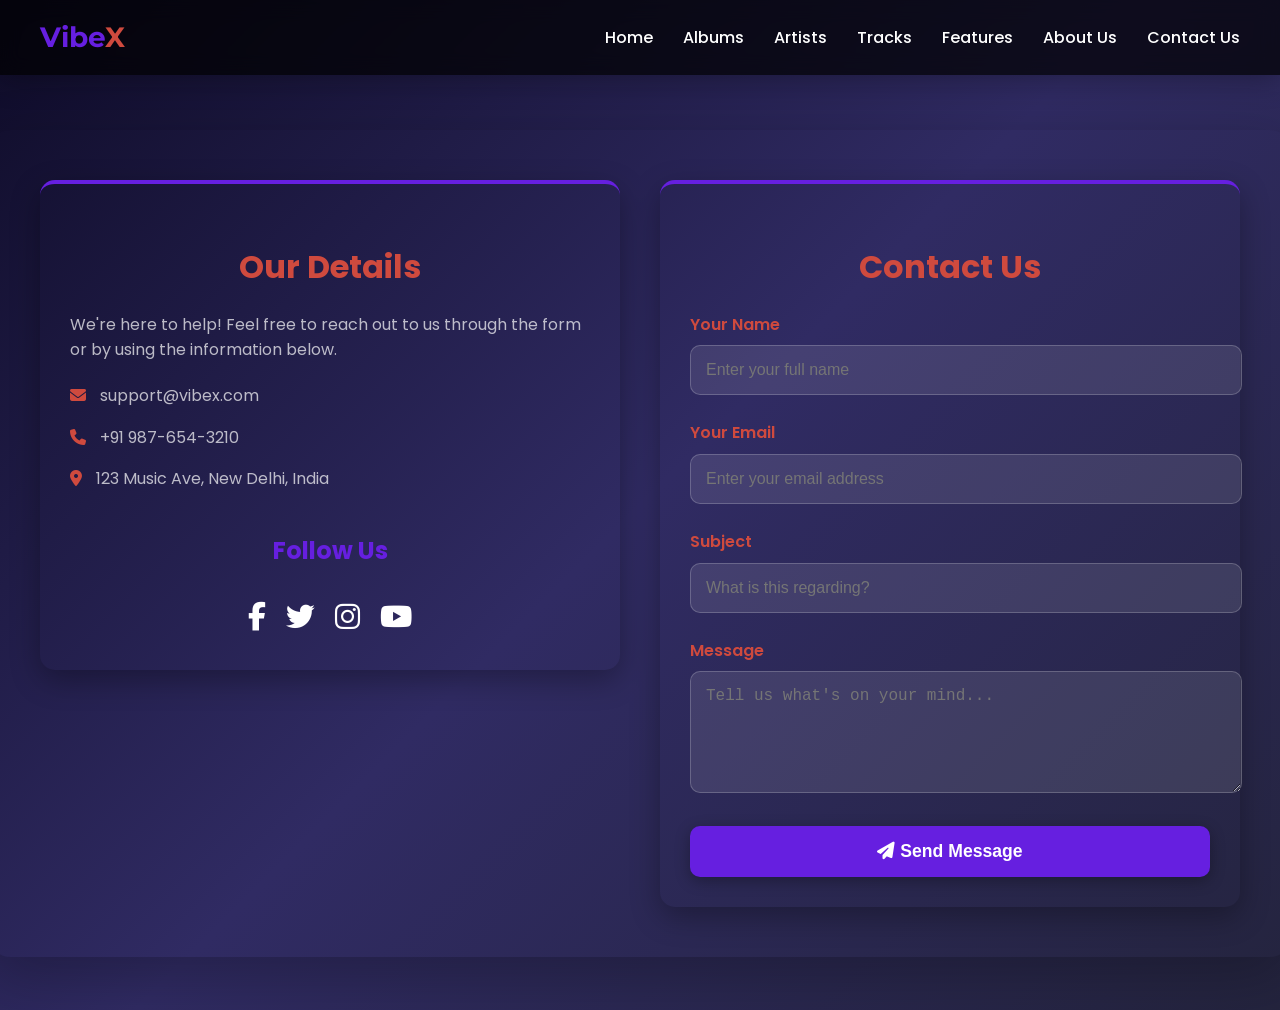
<file: HTML/contact.html>
<!DOCTYPE html>
<html lang="en">
<head>
    <meta charset="UTF-8">
    <meta name="viewport" content="width=device-width, initial-scale=1.0">
    <title>VibeX - Contact</title>
    <link rel="stylesheet" href="../css/contact.css">
    <link rel="preconnect" href="https://fonts.googleapis.com">
    <link rel="preconnect" href="https://fonts.gstatic.com" crossorigin>
    <link href="https://fonts.googleapis.com/css2?family=Poppins:wght@400;600;700&display=swap" rel="stylesheet">
    <link href="https://fonts.googleapis.com/css2?family=Montserrat:wght@700&display=swap" rel="stylesheet">
    <link rel="stylesheet" href="https://cdnjs.cloudflare.com/ajax/libs/font-awesome/6.5.0/css/all.min.css">
   
</head>
<body>
    <header>
        <div class="container">
            <div class="header-content">
                <div class="logo">Vibe<span>X</span></div>
                <nav>
                    <!-- <ul>
                        <li><a href="landing.html">Home</a></li>
                        <li><a href="landing.html">Albums</a></li>
                        <li><a href="landing.html">Artists</a></li>
                        <li><a href="landing.html">Tracks</a></li>
                        <li><a href="landing.html">Features</a></li>
                        <li><a href="about.html">About Us</a></li>
                        <li><a href="contact.html">Contact</a></li>
                    </ul> -->

                    <ul>
                        <li><a href="index.html">Home</a></li>
                        <li><a href="albums.html">Albums</a></li>
                        <li><a href="artists.html">Artists</a></li>
                        <li><a href="#tracks">Tracks</a></li>
                        <li><a href="#features">Features</a></li>
                        <li><a href="about.html">About Us</a></li>
                        <li><a href="contact.html">Contact Us</a></li>
                    </ul>
                </nav>
                <!-- <div class="auth-buttons">
                    <a href="login.html">Login</a>
                    <a href="signup.html" class="signup">Sign Up</a>
                </div> -->
                
            </div>
        </div>
    </header>

    <div class="main-content animated-element">
        <div class="column">
            <h2 class="column-title">Our Details</h2>
            <p>We're here to help! Feel free to reach out to us through the form or by using the information below.</p>
            <p style="margin-top: 20px;"><i class="fas fa-envelope" style="color: var(--secondary-color); margin-right: 10px;"></i> support@vibex.com</p>
            <p><i class="fas fa-phone" style="color: var(--secondary-color); margin-right: 10px;"></i> +91 987-654-3210</p>
            <p><i class="fas fa-map-marker-alt" style="color: var(--secondary-color); margin-right: 10px;"></i> 123 Music Ave, New Delhi, India</p>

            <h3 style="color: var(--primary-color); font-size: 1.5rem; margin-top: 40px; text-align: center;">Follow Us</h3>
            <div style="display: flex; justify-content: center; gap: 20px; margin-top: 20px;">
                <a href="#" style="color: var(--text-color); font-size: 1.8rem; transition: color 0.3s;"><i class="fab fa-facebook-f"></i></a>
                <a href="#" style="color: var(--text-color); font-size: 1.8rem; transition: color 0.3s;"><i class="fab fa-twitter"></i></a>
                <a href="#" style="color: var(--text-color); font-size: 1.8rem; transition: color 0.3s;"><i class="fab fa-instagram"></i></a>
                <a href="#" style="color: var(--text-color); font-size: 1.8rem; transition: color 0.3s;"><i class="fab fa-youtube"></i></a>
            </div>
        </div>
        
        <div class="column">
            <h2 class="column-title">Contact Us</h2>
            <div class="contact-form">
                <form>
                    <label for="name">Your Name</label>
                    <input type="text" id="name" name="name" placeholder="Enter your full name" required>
    
                    <label for="email">Your Email</label>
                    <input type="email" id="email" name="email" placeholder="Enter your email address" required>
    
                    <label for="subject">Subject</label>
                    <input type="text" id="subject" name="subject" placeholder="What is this regarding?">
    
                    <label for="message">Message</label>
                    <textarea id="message" name="message" rows="5" placeholder="Tell us what's on your mind..." required></textarea>
    
                    <button type="submit" class="submit-btn"><i class="fas fa-paper-plane"></i> Send Message</button>
                </form>
            </div>
        </div>
    </div>
</body>
</html>
</file>
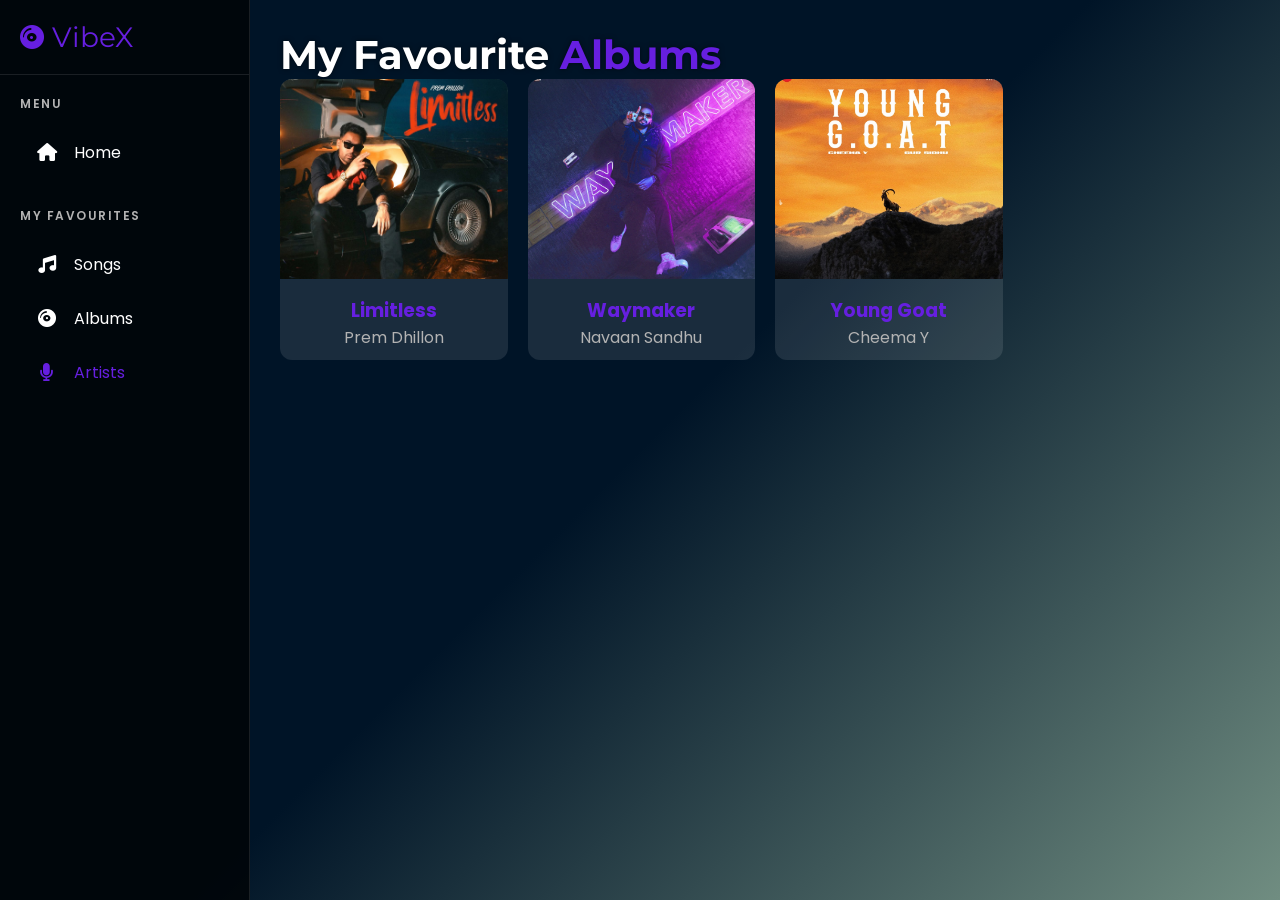
<file: HTML/favourites_albums.html>
<!DOCTYPE html>
<html lang="en">

<head>
    <meta charset="UTF-8" />
    <meta name="viewport" content="width=device-width, initial-scale=1.0" />
    <title>VibeX - My Favourite Albums</title>

    <link rel="stylesheet" href="https://cdnjs.cloudflare.com/ajax/libs/font-awesome/6.4.0/css/all.min.css">
    <link
        href="https://fonts.googleapis.com/css2?family=Montserrat:wght@400;500;600;700&family=Poppins:wght@300;400;500;600&display=swap"
        rel="stylesheet">

    <style>
        :root {
           --primary: #661fe0;
            --secondary: #cf4a3e;
            --dark-bg: #001427;
            --mid-bg: #001427;
            --light-bg: #708d81;
            --card-bg: rgba(255, 255, 255, 0.1);
            --card-hover: rgba(255, 255, 255, 0.15);
            --text-primary: #fff;
            --text-muted: #b3b3b3;
            --sidebar-width: 250px;
        }

        * {
            margin: 0;
            padding: 0;
            box-sizing: border-box;
        }

        body {
            font-family: 'Poppins', sans-serif;
            background: linear-gradient(135deg, var(--dark-bg), var(--mid-bg), var(--light-bg));
            color: var(--text-primary);
        }

        .app-container {
            display: flex;
        }

        /* Sidebar */
        /* .sidebar {
            width: var(--sidebar-width);
            background: rgba(0, 0, 0, 0.7);
            height: 100vh;
            position: fixed;
            padding: 20px;
        }

        .logo {
            font-size: 24px;
            color: var(--primary);
            text-decoration: none;
        }

        .nav-item {
            display: block;
            margin: 15px 0;
            color: white;
            text-decoration: none;
        }

        .nav-item.active {
            color: var(--primary);
        } */

        .sidebar {
            width: var(--sidebar-width);
            background: rgba(0, 0, 0, 0.7);
            position: fixed;
            height: 100vh;
            padding: 20px 0;
            overflow-y: auto;
            border-right: 1px solid rgba(255, 255, 255, 0.1);
            z-index: 1000;
            transition: width 0.3s ease;
        }

        .sidebar-toggle-btn {
            position: absolute;
            top: 10px;
            right: 10px;
            background: none;
            border: none;
            color: var(--text-primary);
            font-size: 24px;
            cursor: pointer;
            z-index: 1010;
        }

        .sidebar-logo {
            padding: 0 20px 20px;
            border-bottom: 1px solid rgba(255, 255, 255, 0.1);
            margin-bottom: 20px;
        }

        .logo {
            font-family: 'Montserrat', sans-serif;
            font-size: 28px;
            color: var(--primary);
            text-decoration: none;
            display: flex;
            align-items: center;
            transition: all 0.3s ease;
            text-shadow: 0 0 5px rgba(var(--shadow-primary), 0.5);
        }

        .logo i {
            margin-right: 8px;
            font-size: 24px;
            transition: transform 0.6s cubic-bezier(0.68, -0.55, 0.27, 1.55);
        }

        .sidebar-nav {
            padding: 0 20px;
            margin-bottom: 30px;
        }

        .nav-title {
            text-transform: uppercase;
            font-size: 12px;
            color: var(--text-muted);
            margin-bottom: 15px;
            letter-spacing: 1.5px;
            font-weight: 600;
            transition: opacity 0.3s ease;
        }

        .nav-item {
            display: flex;
            align-items: center;
            padding: 12px 15px;
            color: var(--text-secondary);
            text-decoration: none;
            transition: all 0.3s ease, box-shadow 0.3s;
            border-radius: 8px;
            margin-bottom: 5px;
        }

        .nav-item i {
            margin-right: 15px;
            font-size: 18px;
            width: 24px;
            text-align: center;
            transition: all 0.3s ease;
        }

        .nav-item:hover {
            color: var(--primary);
            background: rgba(var(--shadow-primary), 0.08);
            transform: translateX(5px);
            box-shadow: 0 0 15px rgba(var(--shadow-primary), 0.5);
        }

        .nav-item.active {
            color: var(--primary);
            background: rgba(var(--shadow-primary), 0.1);
            box-shadow: inset 0 0 10px rgba(var(--shadow-primary), 0.5), 0 0 10px rgba(var(--shadow-primary), 0.5);
        }


        /* Main */
        /* .main-content {
            margin-left: var(--sidebar-width);
            padding: 30px;
            width: 100%;
        }

        .section-title {
            font-size: 2rem;
            margin-bottom: 20px;
        }

        .section-title span {
            color: var(--primary);
        } */

        .main-content {
            flex: 1;
            margin-left: var(--sidebar-width);
            padding: 30px;
            display: flex;
            flex-direction: column;
            overflow-y: auto;
            min-height: 100vh;
            transition: margin-left 0.3s ease;
        }

        .section-header {
            display: flex;
            justify-content: space-between;
            align-items: center;
            margin-bottom: 30px;
            border-bottom: 2px solid rgba(255, 255, 255, 0.1);
            padding-bottom: 10px;
        }

        .section-title {
            font-family: 'Montserrat', sans-serif;
            font-size: 2.5rem;
            font-weight: 700;
            color: var(--text-primary);
            text-shadow: 0 0 5px rgba(0, 0, 0, 0.5);
        }

        .section-title span {
            color: var(--primary);
            text-shadow: 0 0 10px rgba(var(--shadow-primary), 0.8);
        }

        /* Cards */
        .favorites-grid {
            display: grid;
            grid-template-columns: repeat(auto-fill, minmax(220px, 1fr));
            gap: 20px;
        }

        .card {
            background: var(--card-bg);
            border-radius: 12px;
            overflow: hidden;
            position: relative;
            transition: 0.3s;
        }

        .card:hover {
            transform: translateY(-5px);
        }

        .card-img {
            width: 100%;
            height: 200px;
            object-fit: cover;
        }

        .card-content {
            padding: 10px;
            text-align: center;
        }

        .card-title {
            color: var(--primary);
        }

        .card-subtitle {
            color: var(--text-muted);
        }

        /* Buttons */
        /* .card-controls {
            position: absolute;
            top: 10px;
            right: 10px;
            display: flex;
            gap: 10px;
        }

        .favorite-btn,
        .play-btn {
            width: 35px;
            height: 35px;
            border-radius: 50%;
            border: none;
            cursor: pointer;
        }

        .favorite-btn {
            background: black;
            color: white;
        }

        .play-btn {
            background: var(--secondary);
        } */

        .favourite-btn {
            width: 35px;
            height: 35px;
            border-radius: 50%;
            border: none;
            cursor: pointer;
            background: rgba(0, 0, 0, 0.7);
            display: flex;
            align-items: center;
            justify-content: center;
            box-shadow: 0 0 10px rgba(0, 0, 0, 0.5);
            transition: transform 0.3s, background 0.3s, box-shadow 0.3s;
        }

        .favourite-btn i {
            color: white;
            font-size: 16px;
        }

        .card.favourited .favourite-btn i {
            color: var(--primary);
        }
    </style>
</head>

<body>

    <div class="app-container">
        <aside class="sidebar">
            <!-- Simplified sidebar for the sub-page navigation -->
            <div class="sidebar-logo">
                <a href="index.html" class="logo">
                    <i class="fas fa-compact-disc"></i>
                    <span>VibeX</span>
                </a>
            </div>
            <nav class="sidebar-nav">
                <div class="nav-title">Menu</div>
                <a href="index.html" class="nav-item">
                    <i class="fas fa-home"></i>
                    <span>Home</span>
                </a>
            </nav>
            <nav class="sidebar-nav">
                <div class="nav-title">My Favourites</div>
                <a href="#favourites_songs.html" class="nav-item">
                    <i class="fas fa-music"></i>
                    <span>Songs</span>
                </a>
                <a href="favourites_albums.html" class="nav-item">
                    <i class="fas fa-compact-disc"></i>
                    <span>Albums</span>
                </a>
                <a href="favourites_artists.html" class="nav-item active">
                    <i class="fas fa-microphone"></i>
                    <span>Artists</span>
                </a>
            </nav>
        </aside>

    <!-- <div class="app-container"> -->

        <!-- Sidebar -->
        <!-- <aside class="sidebar">
            <a href="#" class="logo">🎵 VibeX</a>

            <a href="index.html" class="nav-item">Home</a>
            <a href="#" class="nav-item active">Albums</a>


            <nav class="sidebar-nav">
                <div class="nav-title">My Favourites</div>
                <a href="favourites_songs.html" class="nav-item">
                    <i class="fas fa-music"></i>
                    <span>Songs</span>
                </a>
                <a href="favourites_albums.html" class="nav-item">
                    <i class="fas fa-compact-disc"></i>
                    <span>Albums</span>
                </a>
                <a href="favourites_artists.html" class="nav-item active">
                    <i class="fas fa-microphone"></i>
                    <span>Artists</span>
                </a>
            </nav>
        </aside> -->

        <!-- Main -->
        <main class="main-content">

            <h2 class="section-title">My Favourite <span>Albums</span></h2>

            <div id="favorites-container" class="favorites-grid">

                <!-- ✅ Your Album -->
                <div class="card featured" id="album-limitless">

                    <img src="../images/Limitless.jpg" class="card-img" alt="Limitless">

                    <div class="card-controls"></div>

                    <div class="card-content">
                        <h3 class="card-title">Limitless</h3>
                        <p class="card-subtitle">Prem Dhillon</p>
                    </div>

                </div>
                <div class="card featured" id="album-waymaker" data-type="album"
                    data-search-term="Waymaker Navaan Sandhu">
                    <img src="../images/way_maker.jpg" alt="Album Cover" class="card-img" />
                    <div class="card-content">
                        <h3 class="card-title">Waymaker</h3>
                        <p class="card-subtitle">Navaan Sandhu</p>
                    </div>
                </div>


                <div class="card featured" id="album-young-goat" data-type="album"
                    data-search-term="Young Goat Cheema Y">
                    <img src="../images/young_goat.jpg" alt="Album Cover" class="card-img" />
                    <div class="card-content">
                        <h3 class="card-title">Young Goat</h3>
                        <p class="card-subtitle">Cheema Y</p>
                    </div>
                </div>



            </div>

        </main>

    </div>



</body>

</html>
</file>
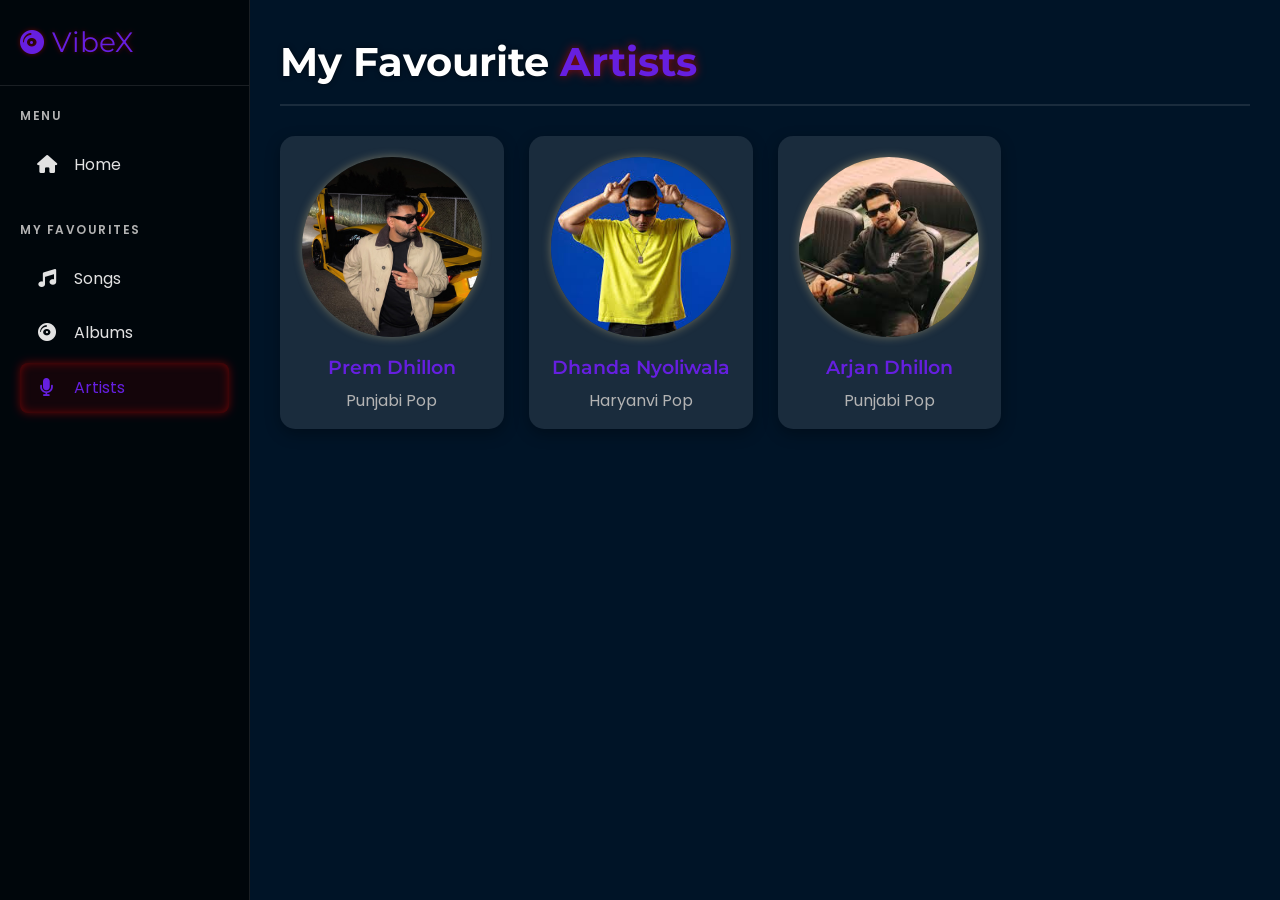
<file: HTML/favourites_artists.html>
<!DOCTYPE html>
<html lang="en">

<head>
    <meta charset="UTF-8" />
    <meta name="viewport" content="width=device-width, initial-scale=1.0" />
    <title>VibeX - My Favourite Artists</title>
    <link rel="stylesheet" href="https://cdnjs.cloudflare.com/ajax/libs/font-awesome/6.4.0/css/all.min.css">
    <link
        href="https://fonts.googleapis.com/css2?family=Montserrat:wght@400;500;600;700&family=Poppins:wght@300;400;500;600&display=swap"
        rel="stylesheet">

    <style>
        :root {
            --primary: #661fe0;
            --secondary: #cf4a3e;
            --dark-bg: #001427;
            --mid-bg: #001427;
            --light-bg: #708d81;
            --footer-bg: #001427;
            --card-bg: rgba(255, 255, 255, 0.1);
            --card-hover: rgba(255, 255, 255, 0.15);
            --text-primary: #fff;
            --text-secondary: #e2e2e2;
            --text-muted: #b3b3b3;
            --sidebar-width: 250px;
            --shadow-primary: 191, 6, 3;
            --shadow-secondary: 244, 213, 141;
            --shadow-tertiary: 255, 255, 255;
        }

        * {
            margin: 0;
            padding: 0;
            box-sizing: border-box;
        }

        body {
            font-family: 'Poppins', sans-serif;
            background: linear-gradient(135deg, var(--dark-bg), var(--mid-bg), var(--light-bg));
            background-size: 400% 400%;
            color: var(--text-primary);
            line-height: 1.6;
            animation: backgroundShift 15s ease infinite;
            overflow-x: hidden;
        }

        .app-container {
            display: flex;
            min-height: 100vh;
        }

        /* Sidebar Styles */
        .sidebar {
            width: var(--sidebar-width);
            background: rgba(0, 0, 0, 0.7);
            position: fixed;
            height: 100vh;
            padding: 20px 0;
            overflow-y: auto;
            border-right: 1px solid rgba(255, 255, 255, 0.1);
            z-index: 1000;
            transition: width 0.3s ease;
        }

        .sidebar-toggle-btn {
            position: absolute;
            top: 10px;
            right: 10px;
            background: none;
            border: none;
            color: var(--text-primary);
            font-size: 24px;
            cursor: pointer;
            z-index: 1010;
        }

        .sidebar-logo {
            padding: 0 20px 20px;
            border-bottom: 1px solid rgba(255, 255, 255, 0.1);
            margin-bottom: 20px;
        }

        .logo {
            font-family: 'Montserrat', sans-serif;
            font-size: 28px;
            color: var(--primary);
            text-decoration: none;
            display: flex;
            align-items: center;
            transition: all 0.3s ease;
            text-shadow: 0 0 5px rgba(var(--shadow-primary), 0.5);
        }

        .logo i {
            margin-right: 8px;
            font-size: 24px;
            transition: transform 0.6s cubic-bezier(0.68, -0.55, 0.27, 1.55);
        }

        .sidebar-nav {
            padding: 0 20px;
            margin-bottom: 30px;
        }

        .nav-title {
            text-transform: uppercase;
            font-size: 12px;
            color: var(--text-muted);
            margin-bottom: 15px;
            letter-spacing: 1.5px;
            font-weight: 600;
            transition: opacity 0.3s ease;
        }

        .nav-item {
            display: flex;
            align-items: center;
            padding: 12px 15px;
            color: var(--text-secondary);
            text-decoration: none;
            transition: all 0.3s ease, box-shadow 0.3s;
            border-radius: 8px;
            margin-bottom: 5px;
        }

        .nav-item i {
            margin-right: 15px;
            font-size: 18px;
            width: 24px;
            text-align: center;
            transition: all 0.3s ease;
        }

        .nav-item:hover {
            color: var(--primary);
            background: rgba(var(--shadow-primary), 0.08);
            transform: translateX(5px);
            box-shadow: 0 0 15px rgba(var(--shadow-primary), 0.5);
        }

        .nav-item.active {
            color: var(--primary);
            background: rgba(var(--shadow-primary), 0.1);
            box-shadow: inset 0 0 10px rgba(var(--shadow-primary), 0.5), 0 0 10px rgba(var(--shadow-primary), 0.5);
        }

        /* Main Content Styles */
        .main-content {
            flex: 1;
            margin-left: var(--sidebar-width);
            padding: 30px;
            display: flex;
            flex-direction: column;
            overflow-y: auto;
            min-height: 100vh;
            transition: margin-left 0.3s ease;
        }

        .section-header {
            display: flex;
            justify-content: space-between;
            align-items: center;
            margin-bottom: 30px;
            border-bottom: 2px solid rgba(255, 255, 255, 0.1);
            padding-bottom: 10px;
        }

        .section-title {
            font-family: 'Montserrat', sans-serif;
            font-size: 2.5rem;
            font-weight: 700;
            color: var(--text-primary);
            text-shadow: 0 0 5px rgba(0, 0, 0, 0.5);
        }

        .section-title span {
            color: var(--primary);
            text-shadow: 0 0 10px rgba(var(--shadow-primary), 0.8);
        }

        /* Grid Card Layouts (Modified for full-page display) */
        .favourites-grid {
            display: grid;
            grid-template-columns: repeat(auto-fill, minmax(220px, 1fr));
            gap: 25px;
            padding-bottom: 15px;
        }

        .card {
            background: var(--card-bg);
            border-radius: 15px;
            overflow: hidden;
            position: relative;
            box-shadow: 0 5px 15px rgba(0, 0, 0, 0.3);
            transition: transform 0.3s, background 0.3s, box-shadow 0.3s, border 0.3s;
            display: flex;
            flex-direction: column;
            border: 1px solid transparent;
        }

        .card:hover {
            transform: translateY(-5px);
            background: var(--card-hover);
            box-shadow: 0 20px 40px rgba(var(--shadow-primary), 0.8);
        }

        .card.favourited {
            border: 2px solid var(--primary);
            box-shadow: 0 0 25px rgba(var(--shadow-primary), 0.5);
        }

        .card-img {
            /* Not used for artists, but kept for consistency if source data changes */
            width: 100%;
            height: 220px;
            object-fit: cover;
            transition: transform 0.4s ease, filter 0.3s ease;
        }

        .artist-img {
            border-radius: 50%;
            width: 180px;
            /* Specific size for circular images */
            height: 180px;
            object-fit: cover;
            transition: all 0.3s ease;
            box-shadow: 0 0 10px rgba(var(--shadow-secondary), 0.4);
            margin: 20px auto 0;
            /* Center the image in the card */
            display: block;
        }

        .card:hover .artist-img {
            transform: scale(1.05);
        }

        .card-content {
            padding: 15px;
            text-align: center;
        }

        .card-title {
            font-family: 'Montserrat', sans-serif;
            font-size: 1.2rem;
            font-weight: 600;
            margin-bottom: 5px;
            color: var(--primary);
        }

        .card-subtitle {
            font-size: 1rem;
            color: var(--text-muted);
        }

        .card-controls {
            position: absolute;
            top: 10px;
            right: 10px;
            z-index: 10;
            display: flex;
            gap: 10px;
        }

        /* Favourite Button Styles */
        .favourite-btn {
            width: 35px;
            height: 35px;
            border-radius: 50%;
            border: none;
            cursor: pointer;
            background: rgba(0, 0, 0, 0.7);
            display: flex;
            align-items: center;
            justify-content: center;
            box-shadow: 0 0 10px rgba(0, 0, 0, 0.5);
            transition: transform 0.3s, background 0.3s, box-shadow 0.3s;
        }

        .favourite-btn i {
            color: white;
            font-size: 16px;
        }

        .card.favourited .favourite-btn i {
            color: var(--primary);
        }

        /* Play/Pause Button Styles */
        /* Artists don't technically play, so we'll hide the play button for now or repurpose it */
        .play-pause-btn {
            display: none;
        }

        /* Utility Styles */
        .empty-state {
            text-align: center;
            padding: 50px;
            margin-top: 50px;
            background: rgba(255, 255, 255, 0.05);
            border-radius: 15px;
        }

        .empty-state i {
            font-size: 4rem;
            color: var(--primary);
            margin-bottom: 20px;
        }

        .empty-state h3 {
            font-size: 1.8rem;
            margin-bottom: 10px;
        }

        .empty-state p {
            color: var(--text-muted);
        }

        /* Responsive Styles */
        @media (max-width: 992px) {
            .sidebar {
                width: 80px;
            }

            .main-content {
                margin-left: 80px;
                padding: 20px;
            }

            .logo span,
            .nav-title,
            .nav-item span {
                display: none;
            }

            .nav-item {
                justify-content: center;
            }

            .favourites-grid {
                grid-template-columns: repeat(auto-fill, minmax(150px, 1fr));
            }

            .artist-img {
                width: 120px;
                height: 120px;
            }
        }

        @media (max-width: 768px) {
            .main-content {
                margin-left: 0;
            }

            .favourites-grid {
                grid-template-columns: repeat(auto-fill, minmax(120px, 1fr));
            }

            .artist-img {
                width: 100px;
                height: 100px;
            }
        }

        /* Keyframes */
        @keyframes backgroundShift {
            0% {
                background-position: 0% 50%;
            }

            50% {
                background-position: 100% 50%;
            }

            100% {
                background-position: 0% 50%;
            }
        }
    </style>
</head>

<body>
    <div class="app-container">
        <aside class="sidebar">
            <!-- Simplified sidebar for the sub-page navigation -->
            <div class="sidebar-logo">
                <a href="index.html" class="logo">
                    <i class="fas fa-compact-disc"></i>
                    <span>VibeX</span>
                </a>
            </div>
            <nav class="sidebar-nav">
                <div class="nav-title">Menu</div>
                <a href="index.html" class="nav-item">
                    <i class="fas fa-home"></i>
                    <span>Home</span>
                </a>
            </nav>
            <nav class="sidebar-nav">
                <div class="nav-title">My Favourites</div>
                <a href="#favourites_songs.html" class="nav-item">
                    <i class="fas fa-music"></i>
                    <span>Songs</span>
                </a>
                <a href="favourites_albums.html" class="nav-item">
                    <i class="fas fa-compact-disc"></i>
                    <span>Albums</span>
                </a>
                <a href="favourites_artists.html" class="nav-item active">
                    <i class="fas fa-microphone"></i>
                    <span>Artists</span>
                </a>
            </nav>
        </aside>

        <main class="main-content">
            <section class="section">
                <div class="section-header">
                    <h2 class="section-title">My Favourite <span>Artists</span></h2>
                </div>
                <div id="favourites-container" class="favourites-grid">
                    <!-- Favourite artists will be rendered here -->



                    <div class="card" id="artist-prem-dhillon" data-type="artist"
                        data-search-term="Prem Dhillon Punjabi Pop">
                        <img src="../images/prem.jpg" alt="Artist" class="artist-img" />
                        <div class="card-content">
                            <h3 class="card-title">Prem Dhillon</h3>
                            <p class="card-subtitle">Punjabi Pop</p>
                        </div>
                    </div>
                    <div class="card" id="artist-Dhanda-Nyoliwala" data-type="artist"
                        data-search-term="Dhanda Nyoliwala Haryavi Pop">
                        <img src="../images/download.jpg" alt="Artist" class="artist-img" />
                        <div class="card-content">
                            <h3 class="card-title">Dhanda Nyoliwala</h3>
                            <p class="card-subtitle">Haryanvi Pop</p>
                        </div>
                    </div>
                    <div class="card" id="artist-arjan-dhillon" data-type="artist"
                        data-search-term="Arjan Dhillon Punjabi Pop">
                        <img src="../images/arjan.jpg" alt="Artist" class="artist-img" />
                        <div class="card-content">
                            <h3 class="card-title">Arjan Dhillon</h3>
                            <p class="card-subtitle">Punjabi Pop</p>
                        </div>
                    </div>


                </div>
            </section>
        </main>




    </div>

    <div class="playback-message" id="playbackMessage"></div>



</body>

</html>
</file>
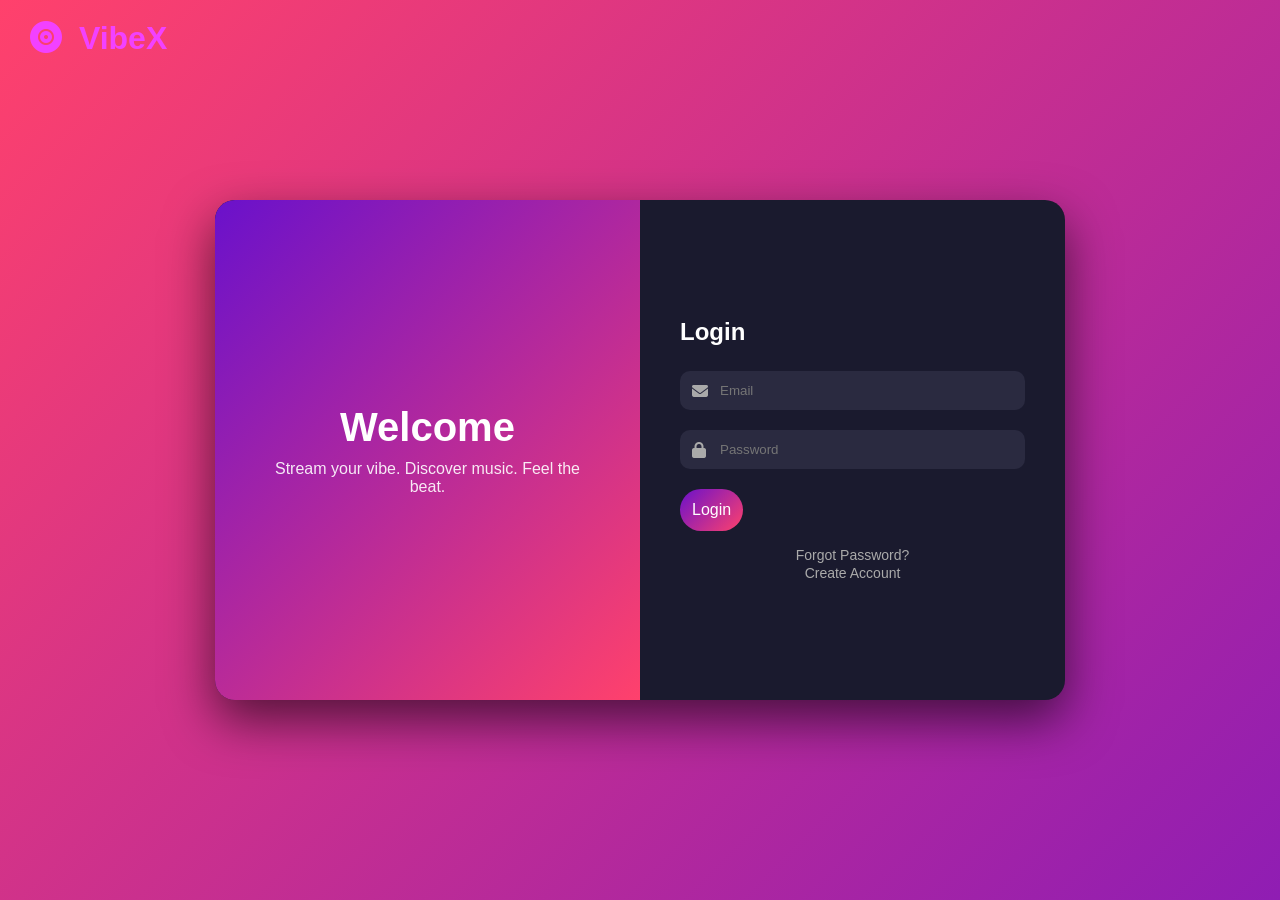
<file: HTML/login.html>
<!DOCTYPE html>
<html lang="en">
<head>
<meta charset="UTF-8">
<meta name="viewport" content="width=device-width, initial-scale=1.0">
<title>VibeX Login</title>

<link rel="stylesheet" href="https://cdnjs.cloudflare.com/ajax/libs/font-awesome/6.4.0/css/all.min.css">

<style>
* {
  margin: 0;
  padding: 0;
  box-sizing: border-box;
  font-family: "Poppins", sans-serif;
}

body {
  height: 100vh;
  margin: 0;
  display: flex;
  align-items: center;
  justify-content: center;
  font-family: "Poppins", sans-serif;
  overflow: hidden;

  background: linear-gradient(-45deg, #0f0f1a, #1a1a2e, #6a11cb, #ff416c);
  background-size: 400% 400%;
  animation: gradientBG 10s ease infinite;
}

/* Animation */
@keyframes gradientBG {
  0% {
    background-position: 0% 50%;
  }
  25% {
    background-position: 50% 100%;
  }
  50% {
    background-position: 100% 50%;
  }
  75% {
    background-position: 50% 0%;
  }
  100% {
    background-position: 0% 50%;
  }
}

/* Container */
.login-container {
  display: flex;
  width: 850px;
  height: 500px;
  border-radius: 20px;
  overflow: hidden;
  background: #1a1a2e;
  box-shadow: 0 20px 50px rgba(0,0,0,0.6);
}

/* Left Side (Branding) */
.login-left {
  flex: 1;
  background: linear-gradient(135deg, #6a11cb, #ff416c);
  display: flex;
  flex-direction: column;
  justify-content: center;
  align-items: center;
  color: #fff;
  padding: 40px;
}

.login-left h1 {
  font-size: 40px;
  margin-bottom: 10px;
}

.login-left p {
  opacity: 0.9;
  text-align: center;
}

/* Right Side (Form) */
.login-right {
  flex: 1;
  padding: 40px;
  display: flex;
  flex-direction: column;
  justify-content: center;
}

.login-right h2 {
  color: #fff;
  margin-bottom: 25px;
}

/* Input Fields */
.input-box {
  position: relative;
  margin-bottom: 20px;
}

.input-box input {
  width: 100%;
  padding: 12px 40px;
  border-radius: 10px;
  border: none;
  outline: none;
  background: #2a2a40;
  color: #fff;
}

.input-box i {
  position: absolute;
  top: 12px;
  left: 12px;
  color: #aaa;
}

/* Button */
.login-btn {
  background: linear-gradient(135deg, #6a11cb, #ff416c);
  border: none;
  padding: 12px;
  border-radius: 25px;
  color: #fff;
  font-size: 16px;
  cursor: pointer;
  transition: 0.3s;
}

.login-btn:hover {
  opacity: 0.85;
}

/* Extra Links */
.extra {
  margin-top: 15px;
  text-align: center;
}

.extra a {
  color: #aaa;
  text-decoration: none;
  font-size: 14px;
}

.extra a:hover {
  color: #fff;
}

/* Vibex Logo */
.logo {
  position: absolute;
  top: 20px;
  left: 30px;
  font-size: 32px;
  color: #f241ff;
  font-weight: bold;
}

.logo i {
  margin-right: 8px;
}
</style>

</head>

<body>

<div class="logo">
  <i class="fas fa-record-vinyl"></i> VibeX
</div>

<div class="login-container">

  <!-- Left Side -->
  <div class="login-left">
    <h1>Welcome</h1>
    <p>Stream your vibe. Discover music. Feel the beat.</p>
  </div>

  <!-- Right Side -->
  <div class="login-right">
    <h2>Login</h2>

    <form action="index.html">
      
      <div class="input-box">
        <i class="fas fa-envelope"></i>
        <input type="email" placeholder="Email" required>
      </div>

      <div class="input-box">
        <i class="fas fa-lock"></i>
        <input type="password" placeholder="Password" required>
      </div>

      <!-- <button class="login-btn">Login</button> -->
       <a href="index.html">
        <button class="login-btn">Login</button>
       </a>
      

      <div class="extra">
        <p><a href="#">Forgot Password?</a></p>
        <p><a href="#">Create Account</a></p>
      </div>

    </form>
  </div>

</div>

</body>
</html>
</file>
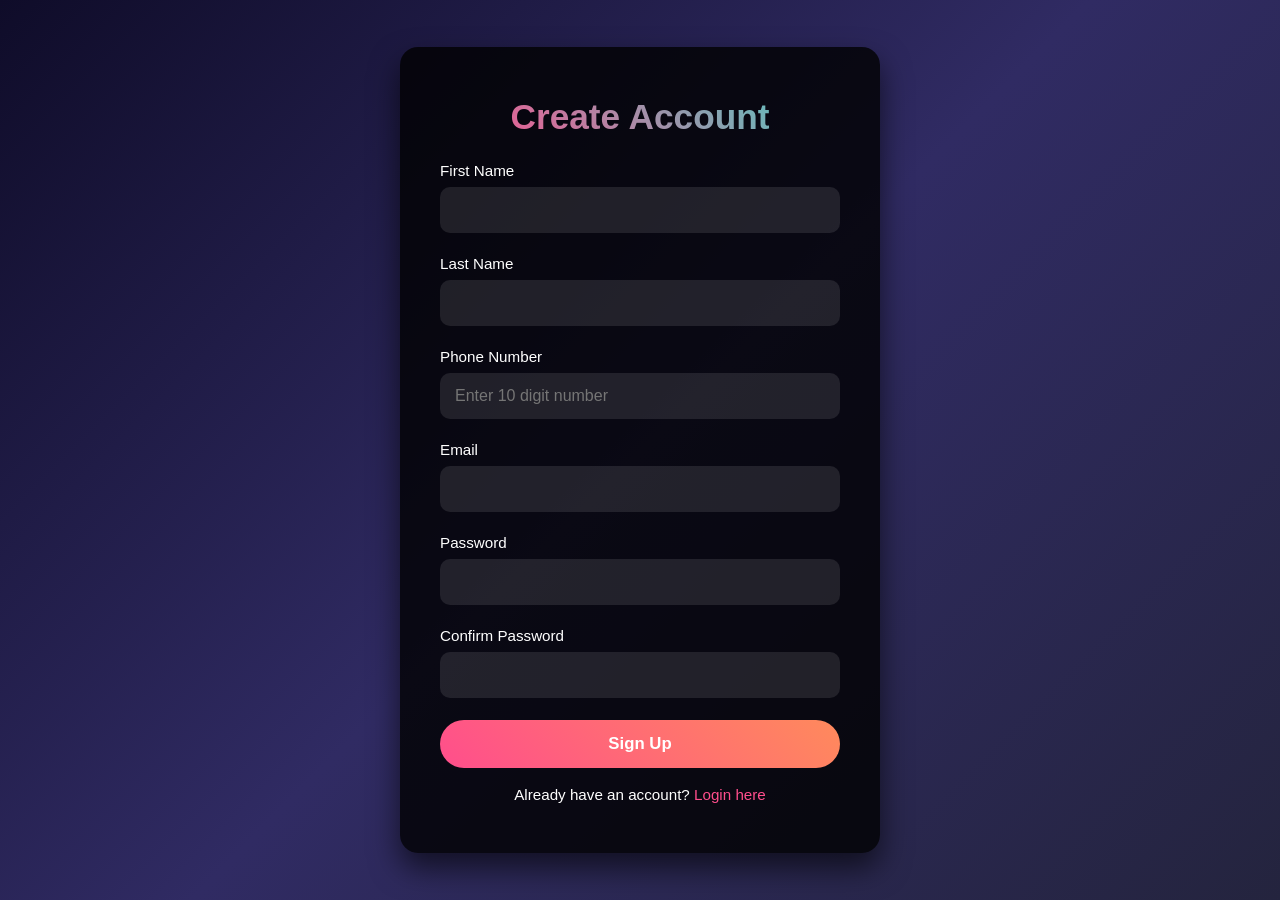
<file: HTML/signup.html>
<!DOCTYPE html>
<html lang="en">
<head>
  <meta charset="UTF-8">
  <meta name="viewport" content="width=device-width, initial-scale=1.0">
  <title>Sign Up</title>
    <link rel="shortcut icon" href="../images/logo.jpg" type="image/x-icon">
  <link rel="stylesheet" href="../css/signup.css">
</head>
<body>
  <div class="signup-container">
    <h1>Create Account</h1>
    <form id="signupForm" action="login.html">
      
      <div class="input-group">
        <label for="firstname">First Name</label>
        <input type="text" id="firstname" required>
      </div>

      <div class="input-group">
        <label for="lastname">Last Name</label>
        <input type="text" id="lastname" required>
      </div>

      <div class="input-group">
        <label for="phone">Phone Number</label>
        <input type="tel" id="phone" pattern="[0-9]{10}" placeholder="Enter 10 digit number" required>
      </div>

      <div class="input-group">
        <label for="email">Email</label>
        <input type="email" id="email" required>
      </div>

      <div class="input-group">
        <label for="password">Password</label>
        <input type="password" id="password" required>
      </div>

      <div class="input-group">
        <label for="confirmpassword">Confirm Password</label>
        <input type="password" id="confirmpassword" required>
      </div>

      <a href="login.html"><button type="submit" class="btn">Sign Up</button></a>

      <!-- <button type="submit" class="btn">Sign Up</button> -->
      <p class="redirect">Already have an account? 
        <a href="login.html">Login here</a>
      </p>
    </form>
  </div>
</body>
</html>
</file>
<file: css/contact.css>
:root {
            --primary-color: #661fe0; 
            --secondary-color:#cf4a3e; 
            --background-start: #0f0c29; 
            --background-end: #24243e; 
            --card-bg: rgba(255, 255, 255, 0.1);
            --shadow-color-base: rgba(240, 113, 103, 0.3);
            --shadow-color-hover: rgba(240, 113, 103, 0.8);
            --feature-flip-bg: #f15c9f; 
            --text-color: #fff;
            --subtle-text: rgba(255, 255, 255, 0.7);
        }

        /* --- Global & Body Styles --- */
        body {
            margin: 0;
            padding-top: 80px; /* Space for the fixed header */
            padding-bottom: 30px;
            font-family: 'Poppins', sans-serif;
            color: var(--text-color);
            background: linear-gradient(135deg, var(--background-start) 0%, #302b63 50%, var(--background-end) 100%);
            line-height: 1.6;
            min-height: 100vh;
            display: flex;
            flex-direction: column;
            align-items: center;
        }

        body::before {
            content: "";
            position: fixed;
            inset: 0;
            background: url("https://www.transparenttextures.com/patterns/cubes.png");
            opacity: 0.05;
            pointer-events: none;
            z-index: -1;
        }

        /* --- Fixed Header Styles --- */
        header {
            position: fixed;
            top: 0;
            left: 0;
            width: 100%;
            z-index: 1000;
            background: rgba(0, 0, 0, 0.7);
            backdrop-filter: blur(10px);
            -webkit-backdrop-filter: blur(10px);
            box-shadow: 0 4px 30px rgba(0, 0, 0, 0.3);
            transition: all 0.3s ease;
            padding: 15px 0;
        }

        .container {
            width: 100%;
            max-width: 1200px;
            margin: 0 auto;
            padding: 0 20px;
        }

        .header-content {
            display: flex;
            justify-content: space-between;
            align-items: center;
        }

        .logo {
            font-family: 'Montserrat', sans-serif;
            font-size: 28px;
            font-weight: 700;
            color: var(--primary-color);
        }

        .logo span {
            color: var(--secondary-color);
        }

        nav ul {
            list-style: none;
            margin: 0;
            padding: 0;
            display: flex;
            gap: 30px;
        }

        nav a {
            text-decoration: none;
            color: var(--text-color);
            font-weight: 500;
            transition: color 0.3s;
        }

        nav a:hover {
            color: var(--primary-color);
        }

        .auth-buttons a {
            color: var(--text-color);
            text-decoration: none;
            margin-left: 20px;
            font-weight: 500;
        }

        .auth-buttons a.signup {
            background: var(--primary-color);
            padding: 10px 20px;
            border-radius: 30px;
            transition: background 0.3s, transform 0.3s, box-shadow 0.3s;
            color: var(--text-color);
        }

        .auth-buttons a.signup:hover {
            background: #ff2b7a;
            transform: translateY(-2px);
            box-shadow: 0 4px 10px rgba(0, 0, 0, 0.3);
            color: var(--text-color);
        }

        /* --- Main Content Section (Two Columns) --- */
        @keyframes fadeIn {
            from { opacity: 0; transform: translateY(20px); }
            to { opacity: 1; transform: translateY(0); }
        }

        .animated-element {
            opacity: 0;
            animation: fadeIn 0.8s cubic-bezier(0.25, 0.46, 0.45, 0.94) forwards;
        }

        .main-content {
            width: 95%;
            max-width: 1200px;
            display: flex;
            flex-wrap: wrap;
            gap: 40px;
            justify-content: center;
            align-items: flex-start;
            padding: 50px;
            background: rgba(var(--background-start), 0.9);
            border-radius: 20px;
            box-shadow: 0 20px 60px rgba(0, 0, 0, 0.25);
            margin-top: 50px;
        }

        /* Column Styles */
        .column {
            flex: 1;
            min-width: 300px;
            padding: 30px;
            background: rgba(var(--background-start), 0.7);
            border-radius: 15px;
            box-shadow: 0 10px 30px rgba(0, 0, 0, 0.3);
            border-top: 4px solid var(--primary-color);
            transition: transform 0.3s ease, box-shadow 0.3s ease;
        }

        .column:hover {
            transform: translateY(-8px);
            box-shadow: 0 15px 40px rgba(0, 0, 0, 0.4);
            border-color: var(--secondary-color);
        }
        
        .column-title {
            font-size: 2rem;
            font-weight: 700;
            margin-bottom: 20px;
            color: var(--secondary-color);
            text-align: center;
        }

        .column p {
            font-size: 1rem;
            color: var(--subtle-text);
            line-height: 1.6;
        }

        /* --- Contact Form Styles --- */
        .contact-form {
            width: 100%;
        }
        
        .contact-form label {
            display: block;
            margin-bottom: 8px;
            font-weight: 600;
            color: var(--secondary-color);
        }
        
        .contact-form input,
        .contact-form textarea {
            width: 100%;
            padding: 15px;
            margin-bottom: 25px;
            border: none;
            border-radius: 10px;
            background: rgba(255, 255, 255, 0.1);
            color: var(--text-color);
            font-size: 1rem;
            outline: none;
            border: 1px solid rgba(255, 255, 255, 0.2);
            transition: border-color 0.3s, box-shadow 0.3s;
        }
        
        .contact-form input:focus,
        .contact-form textarea:focus {
            border-color: var(--primary-color);
            box-shadow: 0 0 10px var(--primary-color);
        }
        
        .submit-btn {
            background: var(--primary-color);
            border: none;
            padding: 15px 25px;
            color: var(--text-color);
            font-size: 1.1rem;
            font-weight: 600;
            border-radius: 10px;
            cursor: pointer;
            transition: 0.3s ease;
            width: 100%;
            box-shadow: 0 4px 15px rgba(0,0,0,0.3);
        }
        
        .submit-btn:hover {
            background: var(--secondary-color);
            color: var(--background-start);
            transform: translateY(-3px) scale(1.01);
            box-shadow: 0 8px 20px rgba(0,0,0,0.5);
        }

        /* Responsive Behavior */
        @media (max-width: 768px) {
            body { padding-top: 150px; }
            .header-content { flex-direction: column; text-align: center; }
            .logo { margin-bottom: 1rem; }
            nav ul { flex-wrap: wrap; justify-content: center; gap: 1rem; margin: 1rem 0; }
            .auth-buttons { margin-top: 1rem; }
            .main-content { flex-direction: column; padding: 30px; margin-top: 30px; }
            .column { min-width: 100%; }
        }
</file>
<file: css/signup.css>
* {
  margin: 0;
  padding: 0;
  box-sizing: border-box;
}

body {
  font-family: 'Poppins', sans-serif;
  color: #fff;
  background: linear-gradient(135deg, #0f0c29, #302b63, #24243e);
  display: flex;
  align-items: center;
  justify-content: center;
  height: 100vh;
}

.signup-container {
  background: rgba(0, 0, 0, 0.8);
  padding: 50px 40px;
  border-radius: 18px;
  width: 100%;
  max-width: 480px;   /* wider box */
  text-align: center;
  box-shadow: 0 15px 30px rgba(0,0,0,0.6);
}

.signup-container h1 {
  margin-bottom: 25px;
  font-size: 2.2rem;
  background: linear-gradient(45deg, #ff4e8c, #4ecdc4);
  -webkit-background-clip: text;
  -webkit-text-fill-color: transparent;
}

.input-group {
  margin-bottom: 22px;
  text-align: left;
}

.input-group label {
  display: block;
  margin-bottom: 8px;
  font-weight: 500;
  font-size: 0.95rem;
}

.input-group input {
  width: 100%;
  padding: 14px 15px;   /* bigger height */
  border: none;
  border-radius: 10px;
  outline: none;
  background: rgba(255, 255, 255, 0.1);
  color: white;
  font-size: 1rem;      /* bigger text */
}

.input-group input:focus {
  border: 1px solid #ff4e8c;
  background: rgba(255, 255, 255, 0.15);
}

.btn {
  width: 100%;
  padding: 14px;
  border: none;
  border-radius: 30px;
  background: linear-gradient(45deg, #ff4e8c, #ff8a5c);
  color: white;
  font-size: 1.05rem;
  font-weight: 600;
  cursor: pointer;
  transition: transform 0.2s, box-shadow 0.2s;
}

.btn:hover {
  transform: translateY(-2px);
  box-shadow: 0 8px 20px rgba(0,0,0,0.3);
}

.redirect {
  margin-top: 18px;
  font-size: 0.95rem;
}

.redirect a {
  color: #ff4e8c;
  text-decoration: none;
  font-weight: 500;
}

.redirect a:hover {
  text-decoration: underline;
}
</file>
